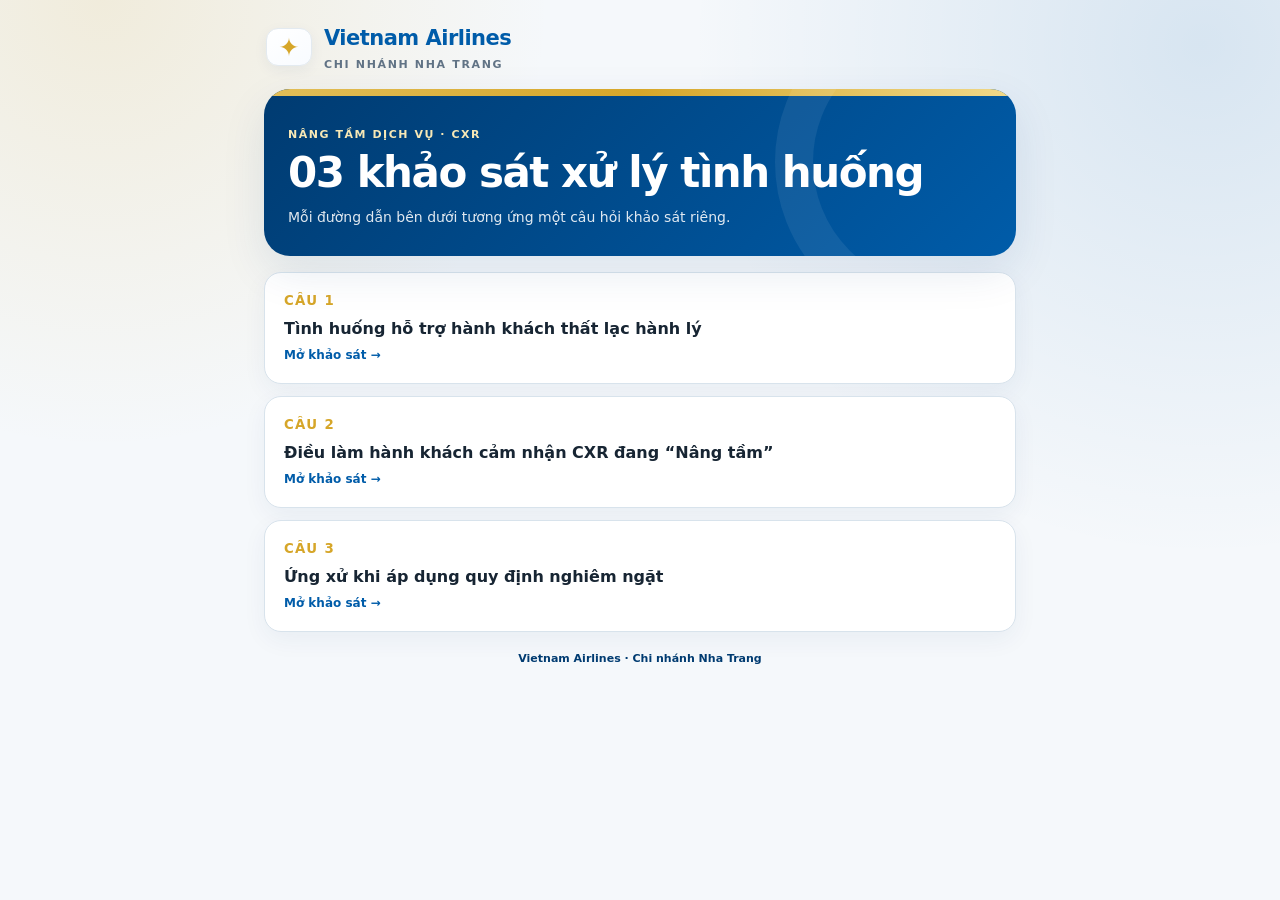
<file: index.html>
<!doctype html>
<html lang="vi">
<head>
<meta charset="utf-8">
<meta name="viewport" content="width=device-width,initial-scale=1">
<meta name="theme-color" content="#005CA9">
<title>Khảo sát xử lý tình huống | Vietnam Airlines - Chi nhánh Nha Trang</title>
<link rel="stylesheet" href="./assets/style.css">
</head>
<body>
<main class="wrap">
  <div class="brandbar">
    <div class="brand">
      <div class="mark">✦</div>
      <div>
        <div class="brand-name">Vietnam Airlines</div>
        <div class="brand-sub">Chi nhánh Nha Trang</div>
      </div>
    </div>
  </div>
  <section class="hero">
    <div class="goldline"></div>
    <div class="hero-inner">
      <div class="eyebrow">Nâng tầm dịch vụ · CXR</div>
      <h1>03 khảo sát xử lý tình huống</h1>
      <p class="lead">Mỗi đường dẫn bên dưới tương ứng một câu hỏi khảo sát riêng.</p>
    </div>
  </section>
  <div class="home-grid"><a class="home-card" href="./cau-1/"><small>Câu 1</small><b>Tình huống hỗ trợ hành khách thất lạc hành lý</b><em>Mở khảo sát →</em></a>
<a class="home-card" href="./cau-2/"><small>Câu 2</small><b>Điều làm hành khách cảm nhận CXR đang “Nâng tầm”</b><em>Mở khảo sát →</em></a>
<a class="home-card" href="./cau-3/"><small>Câu 3</small><b>Ứng xử khi áp dụng quy định nghiêm ngặt</b><em>Mở khảo sát →</em></a></div>
  <div class="footer"><strong>Vietnam Airlines · Chi nhánh Nha Trang</strong></div>
</main>
</body>
</html>
</file>
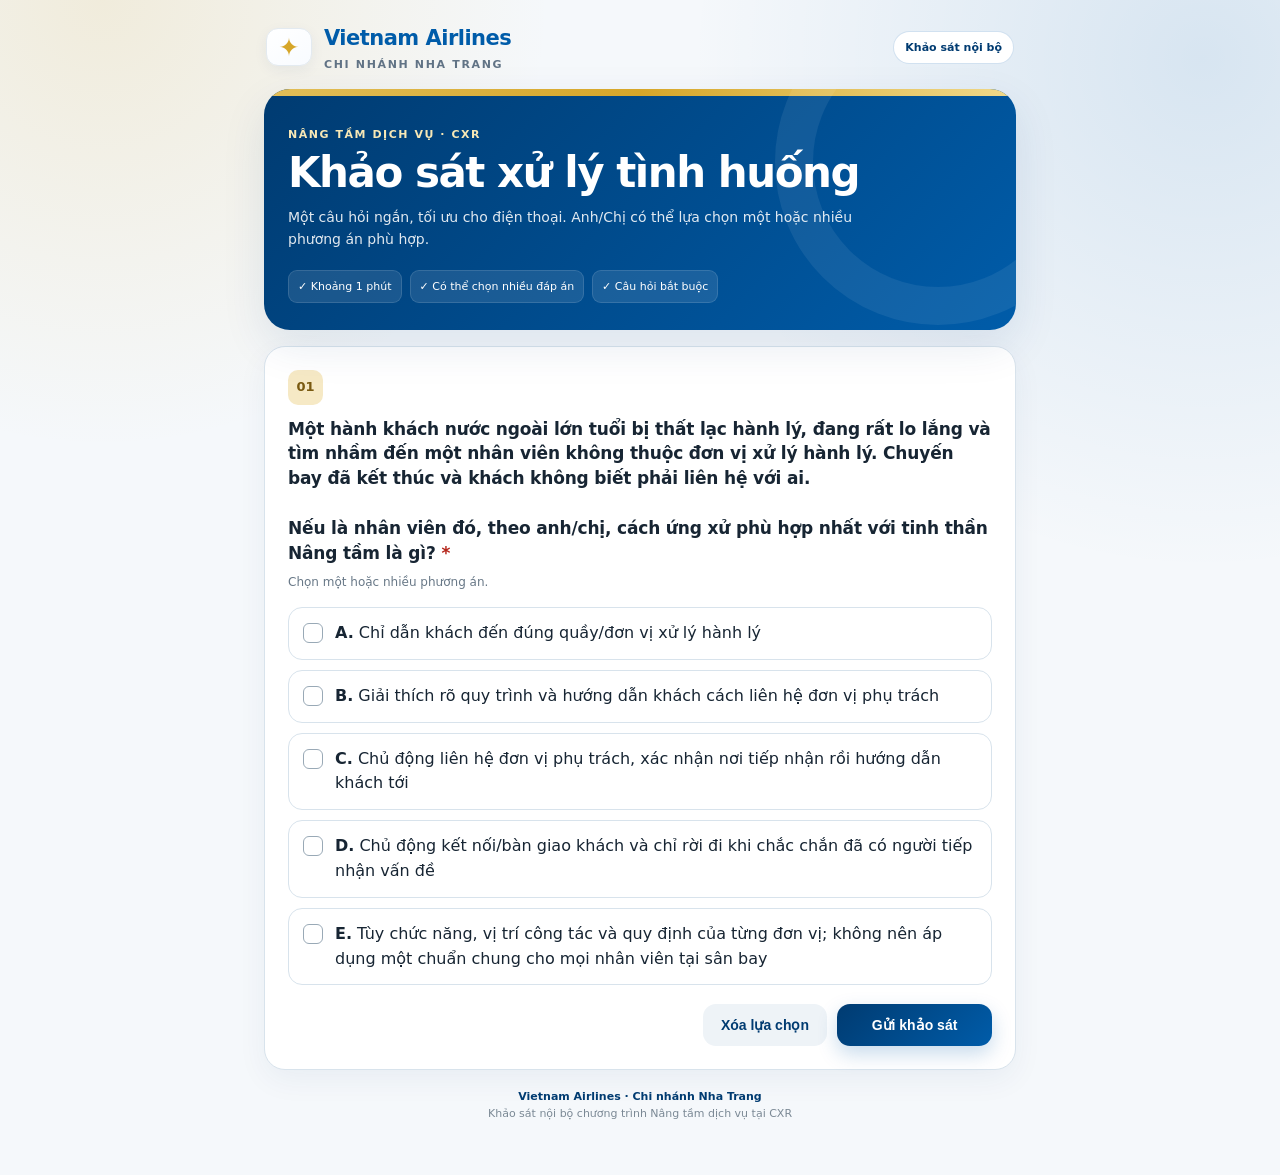
<file: cau-1/index.html>
<!doctype html>
<html lang="vi">
<head>
  <meta charset="utf-8">
  <meta name="viewport" content="width=device-width,initial-scale=1">
  <meta name="theme-color" content="#005CA9">
  <title>Tình huống hỗ trợ hành khách thất lạc hành lý | Vietnam Airlines - Chi nhánh Nha Trang</title>
  <link rel="stylesheet" href="../assets/style.css">
</head>
<body>
<main class="wrap">
  <div class="brandbar">
    <div class="brand">
      <div class="mark" aria-hidden="true">✦</div>
      <div>
        <div class="brand-name">Vietnam Airlines</div>
        <div class="brand-sub">Chi nhánh Nha Trang</div>
      </div>
    </div>
    <div class="badge">Khảo sát nội bộ</div>
  </div>

  <section class="hero">
    <div class="goldline"></div>
    <div class="hero-inner">
      <div class="eyebrow">Nâng tầm dịch vụ · CXR</div>
      <h1>Khảo sát xử lý tình huống</h1>
      <p class="lead">Một câu hỏi ngắn, tối ưu cho điện thoại. Anh/Chị có thể lựa chọn một hoặc nhiều phương án phù hợp.</p>
      <div class="meta">
        <span>✓ Khoảng 1 phút</span>
        <span>✓ Có thể chọn nhiều đáp án</span>
        <span>✓ Câu hỏi bắt buộc</span>
      </div>
    </div>
  </section>

  <section class="card">
    <div class="qno">01</div>
    <p class="question">Một hành khách nước ngoài lớn tuổi bị thất lạc hành lý, đang rất lo lắng và tìm nhầm đến một nhân viên không thuộc đơn vị xử lý hành lý. Chuyến bay đã kết thúc và khách không biết phải liên hệ với ai.

Nếu là nhân viên đó, theo anh/chị, cách ứng xử phù hợp nhất với tinh thần Nâng tầm là gì? <span class="required">*</span></p>
    <p class="hint">Chọn một hoặc nhiều phương án.</p>

    <form id="survey" novalidate>
      <div class="options">
        <label class="option"><input type="checkbox" name="answer" value="A" data-text="Chỉ dẫn khách đến đúng quầy/đơn vị xử lý hành lý"><span><strong>A.</strong> Chỉ dẫn khách đến đúng quầy/đơn vị xử lý hành lý</span></label>
<label class="option"><input type="checkbox" name="answer" value="B" data-text="Giải thích rõ quy trình và hướng dẫn khách cách liên hệ đơn vị phụ trách"><span><strong>B.</strong> Giải thích rõ quy trình và hướng dẫn khách cách liên hệ đơn vị phụ trách</span></label>
<label class="option"><input type="checkbox" name="answer" value="C" data-text="Chủ động liên hệ đơn vị phụ trách, xác nhận nơi tiếp nhận rồi hướng dẫn khách tới"><span><strong>C.</strong> Chủ động liên hệ đơn vị phụ trách, xác nhận nơi tiếp nhận rồi hướng dẫn khách tới</span></label>
<label class="option"><input type="checkbox" name="answer" value="D" data-text="Chủ động kết nối/bàn giao khách và chỉ rời đi khi chắc chắn đã có người tiếp nhận vấn đề"><span><strong>D.</strong> Chủ động kết nối/bàn giao khách và chỉ rời đi khi chắc chắn đã có người tiếp nhận vấn đề</span></label>
<label class="option"><input type="checkbox" name="answer" value="E" data-text="Tùy chức năng, vị trí công tác và quy định của từng đơn vị; không nên áp dụng một chuẩn chung cho mọi nhân viên tại sân bay"><span><strong>E.</strong> Tùy chức năng, vị trí công tác và quy định của từng đơn vị; không nên áp dụng một chuẩn chung cho mọi nhân viên tại sân bay</span></label>
      </div>

      <div class="error" id="validation">Vui lòng chọn ít nhất một phương án.</div>

      <div class="actions">
        <button class="clear" type="button" id="clearBtn">Xóa lựa chọn</button>
        <button class="submit" type="submit" id="submitBtn">Gửi khảo sát</button>
      </div>

      <div class="notice" id="notice" role="status" aria-live="polite"></div>
    </form>
  </section>

  <div class="footer">
    <strong>Vietnam Airlines · Chi nhánh Nha Trang</strong><br>
    Khảo sát nội bộ chương trình Nâng tầm dịch vụ tại CXR
  </div>
</main>

<script src="../assets/config.js"></script>
<script>
const SURVEY_ID = "cau-1";
const QUESTION_TEXT = "Một hành khách nước ngoài lớn tuổi bị thất lạc hành lý, đang rất lo lắng và tìm nhầm đến một nhân viên không thuộc đơn vị xử lý hành lý. Chuyến bay đã kết thúc và khách không biết phải liên hệ với ai.\n\nNếu là nhân viên đó, theo anh/chị, cách ứng xử phù hợp nhất với tinh thần Nâng tầm là gì?";

const form = document.getElementById("survey");
const submitBtn = document.getElementById("submitBtn");
const clearBtn = document.getElementById("clearBtn");
const validation = document.getElementById("validation");
const notice = document.getElementById("notice");

function getSelected() {
  return [...document.querySelectorAll('input[name="answer"]:checked')].map(el => ({
    code: el.value,
    text: el.dataset.text
  }));
}

function showNotice(type, text) {
  notice.className = "notice " + type;
  notice.textContent = text;
}

function clearNotice() {
  notice.className = "notice";
  notice.textContent = "";
}

document.querySelectorAll('input[name="answer"]').forEach(el => {
  el.addEventListener("change", () => {
    validation.style.display = "none";
    clearNotice();
  });
});

clearBtn.addEventListener("click", () => {
  form.reset();
  validation.style.display = "none";
  clearNotice();
});

form.addEventListener("submit", async (event) => {
  event.preventDefault();
  clearNotice();

  const selected = getSelected();

  if (!selected.length) {
    validation.style.display = "block";
    return;
  }

  if (!FORM_ENDPOINT || !FORM_ENDPOINT.startsWith("https://script.google.com/")) {
    showNotice("warning", "Chưa cấu hình đường dẫn Google Apps Script trong assets/config.js.");
    return;
  }

  const responseId =
    SURVEY_ID + "-" +
    Date.now().toString(36) + "-" +
    Math.random().toString(36).slice(2,8);

  const data = new URLSearchParams();
  data.append("responseId", responseId);
  data.append("surveyId", SURVEY_ID);
  data.append("question", QUESTION_TEXT);
  data.append("answerCodes", selected.map(x => x.code).join(", "));
  data.append("answerTexts", selected.map(x => x.code + ". " + x.text).join(" | "));
  data.append("clientTime", new Date().toLocaleString("vi-VN"));
  data.append("sourceUrl", window.location.href);

  submitBtn.disabled = true;
  clearBtn.disabled = true;
  submitBtn.textContent = "Đang gửi...";

  try {
    // no-cors phù hợp với Google Apps Script Web App.
    // Trình duyệt không đọc được response body, nhưng dữ liệu vẫn được gửi.
    await fetch(FORM_ENDPOINT, {
      method: "POST",
      mode: "no-cors",
      body: data
    });

    showNotice("success", "Cảm ơn Anh/Chị. Câu trả lời đã được ghi nhận.");
    form.reset();

    // Chống bấm gửi liên tục do vô tình.
    submitBtn.textContent = "Đã gửi";
    setTimeout(() => {
      submitBtn.disabled = false;
      clearBtn.disabled = false;
      submitBtn.textContent = "Gửi khảo sát";
    }, 1800);

  } catch (err) {
    showNotice("errorbox", "Chưa gửi được dữ liệu. Vui lòng kiểm tra kết nối mạng và thử lại.");
    submitBtn.disabled = false;
    clearBtn.disabled = false;
    submitBtn.textContent = "Gửi khảo sát";
  }
});
</script>
</body>
</html>
</file>
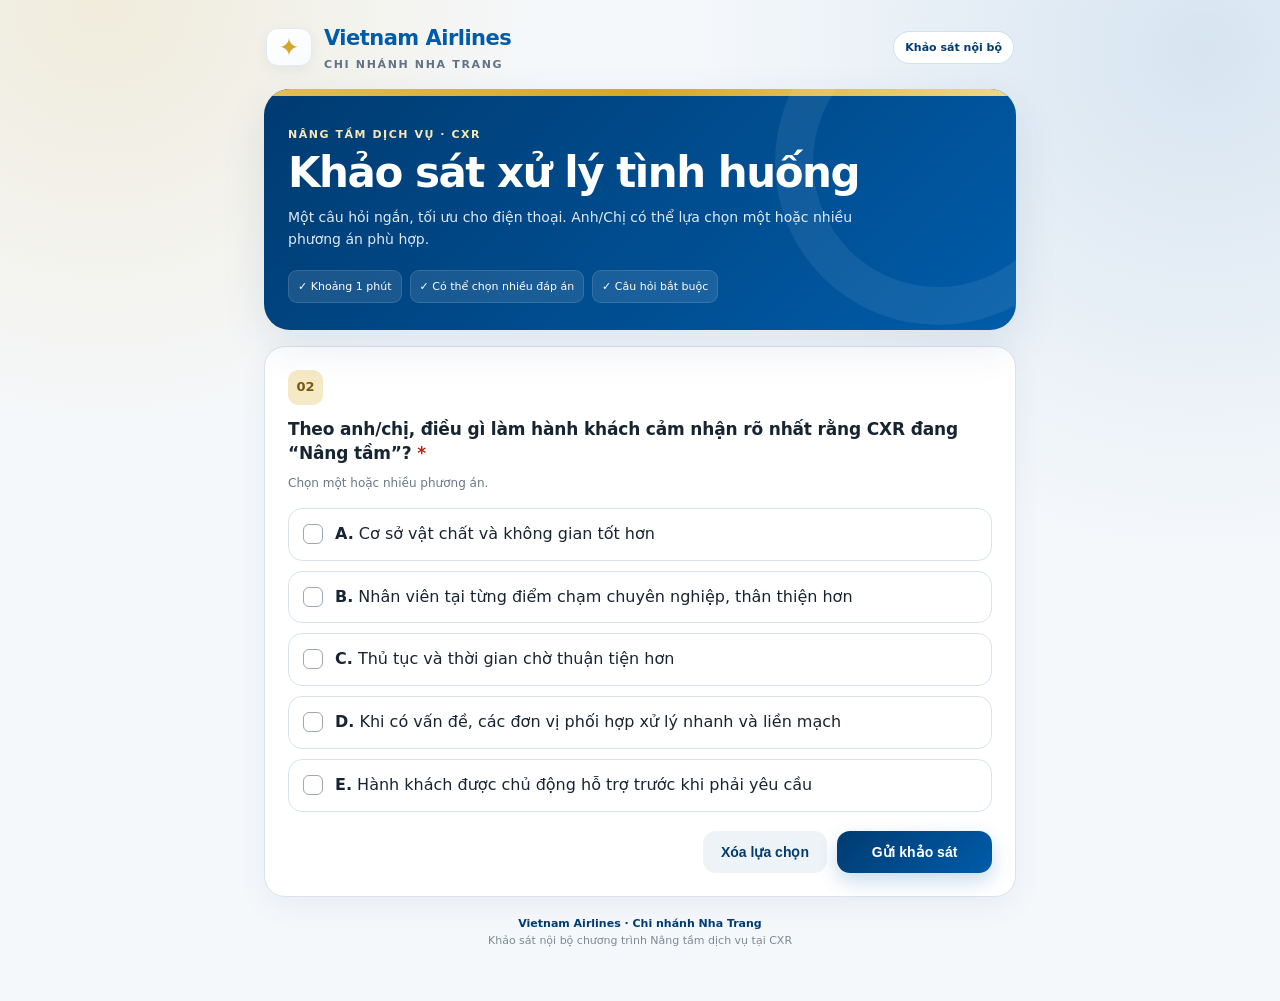
<file: cau-2/index.html>
<!doctype html>
<html lang="vi">
<head>
  <meta charset="utf-8">
  <meta name="viewport" content="width=device-width,initial-scale=1">
  <meta name="theme-color" content="#005CA9">
  <title>Điều làm hành khách cảm nhận CXR đang “Nâng tầm” | Vietnam Airlines - Chi nhánh Nha Trang</title>
  <link rel="stylesheet" href="../assets/style.css">
</head>
<body>
<main class="wrap">
  <div class="brandbar">
    <div class="brand">
      <div class="mark" aria-hidden="true">✦</div>
      <div>
        <div class="brand-name">Vietnam Airlines</div>
        <div class="brand-sub">Chi nhánh Nha Trang</div>
      </div>
    </div>
    <div class="badge">Khảo sát nội bộ</div>
  </div>

  <section class="hero">
    <div class="goldline"></div>
    <div class="hero-inner">
      <div class="eyebrow">Nâng tầm dịch vụ · CXR</div>
      <h1>Khảo sát xử lý tình huống</h1>
      <p class="lead">Một câu hỏi ngắn, tối ưu cho điện thoại. Anh/Chị có thể lựa chọn một hoặc nhiều phương án phù hợp.</p>
      <div class="meta">
        <span>✓ Khoảng 1 phút</span>
        <span>✓ Có thể chọn nhiều đáp án</span>
        <span>✓ Câu hỏi bắt buộc</span>
      </div>
    </div>
  </section>

  <section class="card">
    <div class="qno">02</div>
    <p class="question">Theo anh/chị, điều gì làm hành khách cảm nhận rõ nhất rằng CXR đang “Nâng tầm”? <span class="required">*</span></p>
    <p class="hint">Chọn một hoặc nhiều phương án.</p>

    <form id="survey" novalidate>
      <div class="options">
        <label class="option"><input type="checkbox" name="answer" value="A" data-text="Cơ sở vật chất và không gian tốt hơn"><span><strong>A.</strong> Cơ sở vật chất và không gian tốt hơn</span></label>
<label class="option"><input type="checkbox" name="answer" value="B" data-text="Nhân viên tại từng điểm chạm chuyên nghiệp, thân thiện hơn"><span><strong>B.</strong> Nhân viên tại từng điểm chạm chuyên nghiệp, thân thiện hơn</span></label>
<label class="option"><input type="checkbox" name="answer" value="C" data-text="Thủ tục và thời gian chờ thuận tiện hơn"><span><strong>C.</strong> Thủ tục và thời gian chờ thuận tiện hơn</span></label>
<label class="option"><input type="checkbox" name="answer" value="D" data-text="Khi có vấn đề, các đơn vị phối hợp xử lý nhanh và liền mạch"><span><strong>D.</strong> Khi có vấn đề, các đơn vị phối hợp xử lý nhanh và liền mạch</span></label>
<label class="option"><input type="checkbox" name="answer" value="E" data-text="Hành khách được chủ động hỗ trợ trước khi phải yêu cầu"><span><strong>E.</strong> Hành khách được chủ động hỗ trợ trước khi phải yêu cầu</span></label>
      </div>

      <div class="error" id="validation">Vui lòng chọn ít nhất một phương án.</div>

      <div class="actions">
        <button class="clear" type="button" id="clearBtn">Xóa lựa chọn</button>
        <button class="submit" type="submit" id="submitBtn">Gửi khảo sát</button>
      </div>

      <div class="notice" id="notice" role="status" aria-live="polite"></div>
    </form>
  </section>

  <div class="footer">
    <strong>Vietnam Airlines · Chi nhánh Nha Trang</strong><br>
    Khảo sát nội bộ chương trình Nâng tầm dịch vụ tại CXR
  </div>
</main>

<script src="../assets/config.js"></script>
<script>
const SURVEY_ID = "cau-2";
const QUESTION_TEXT = "Theo anh/chị, điều gì làm hành khách cảm nhận rõ nhất rằng CXR đang “Nâng tầm”?";

const form = document.getElementById("survey");
const submitBtn = document.getElementById("submitBtn");
const clearBtn = document.getElementById("clearBtn");
const validation = document.getElementById("validation");
const notice = document.getElementById("notice");

function getSelected() {
  return [...document.querySelectorAll('input[name="answer"]:checked')].map(el => ({
    code: el.value,
    text: el.dataset.text
  }));
}

function showNotice(type, text) {
  notice.className = "notice " + type;
  notice.textContent = text;
}

function clearNotice() {
  notice.className = "notice";
  notice.textContent = "";
}

document.querySelectorAll('input[name="answer"]').forEach(el => {
  el.addEventListener("change", () => {
    validation.style.display = "none";
    clearNotice();
  });
});

clearBtn.addEventListener("click", () => {
  form.reset();
  validation.style.display = "none";
  clearNotice();
});

form.addEventListener("submit", async (event) => {
  event.preventDefault();
  clearNotice();

  const selected = getSelected();

  if (!selected.length) {
    validation.style.display = "block";
    return;
  }

  if (!FORM_ENDPOINT || !FORM_ENDPOINT.startsWith("https://script.google.com/")) {
    showNotice("warning", "Chưa cấu hình đường dẫn Google Apps Script trong assets/config.js.");
    return;
  }

  const responseId =
    SURVEY_ID + "-" +
    Date.now().toString(36) + "-" +
    Math.random().toString(36).slice(2,8);

  const data = new URLSearchParams();
  data.append("responseId", responseId);
  data.append("surveyId", SURVEY_ID);
  data.append("question", QUESTION_TEXT);
  data.append("answerCodes", selected.map(x => x.code).join(", "));
  data.append("answerTexts", selected.map(x => x.code + ". " + x.text).join(" | "));
  data.append("clientTime", new Date().toLocaleString("vi-VN"));
  data.append("sourceUrl", window.location.href);

  submitBtn.disabled = true;
  clearBtn.disabled = true;
  submitBtn.textContent = "Đang gửi...";

  try {
    // no-cors phù hợp với Google Apps Script Web App.
    // Trình duyệt không đọc được response body, nhưng dữ liệu vẫn được gửi.
    await fetch(FORM_ENDPOINT, {
      method: "POST",
      mode: "no-cors",
      body: data
    });

    showNotice("success", "Cảm ơn Anh/Chị. Câu trả lời đã được ghi nhận.");
    form.reset();

    // Chống bấm gửi liên tục do vô tình.
    submitBtn.textContent = "Đã gửi";
    setTimeout(() => {
      submitBtn.disabled = false;
      clearBtn.disabled = false;
      submitBtn.textContent = "Gửi khảo sát";
    }, 1800);

  } catch (err) {
    showNotice("errorbox", "Chưa gửi được dữ liệu. Vui lòng kiểm tra kết nối mạng và thử lại.");
    submitBtn.disabled = false;
    clearBtn.disabled = false;
    submitBtn.textContent = "Gửi khảo sát";
  }
});
</script>
</body>
</html>
</file>
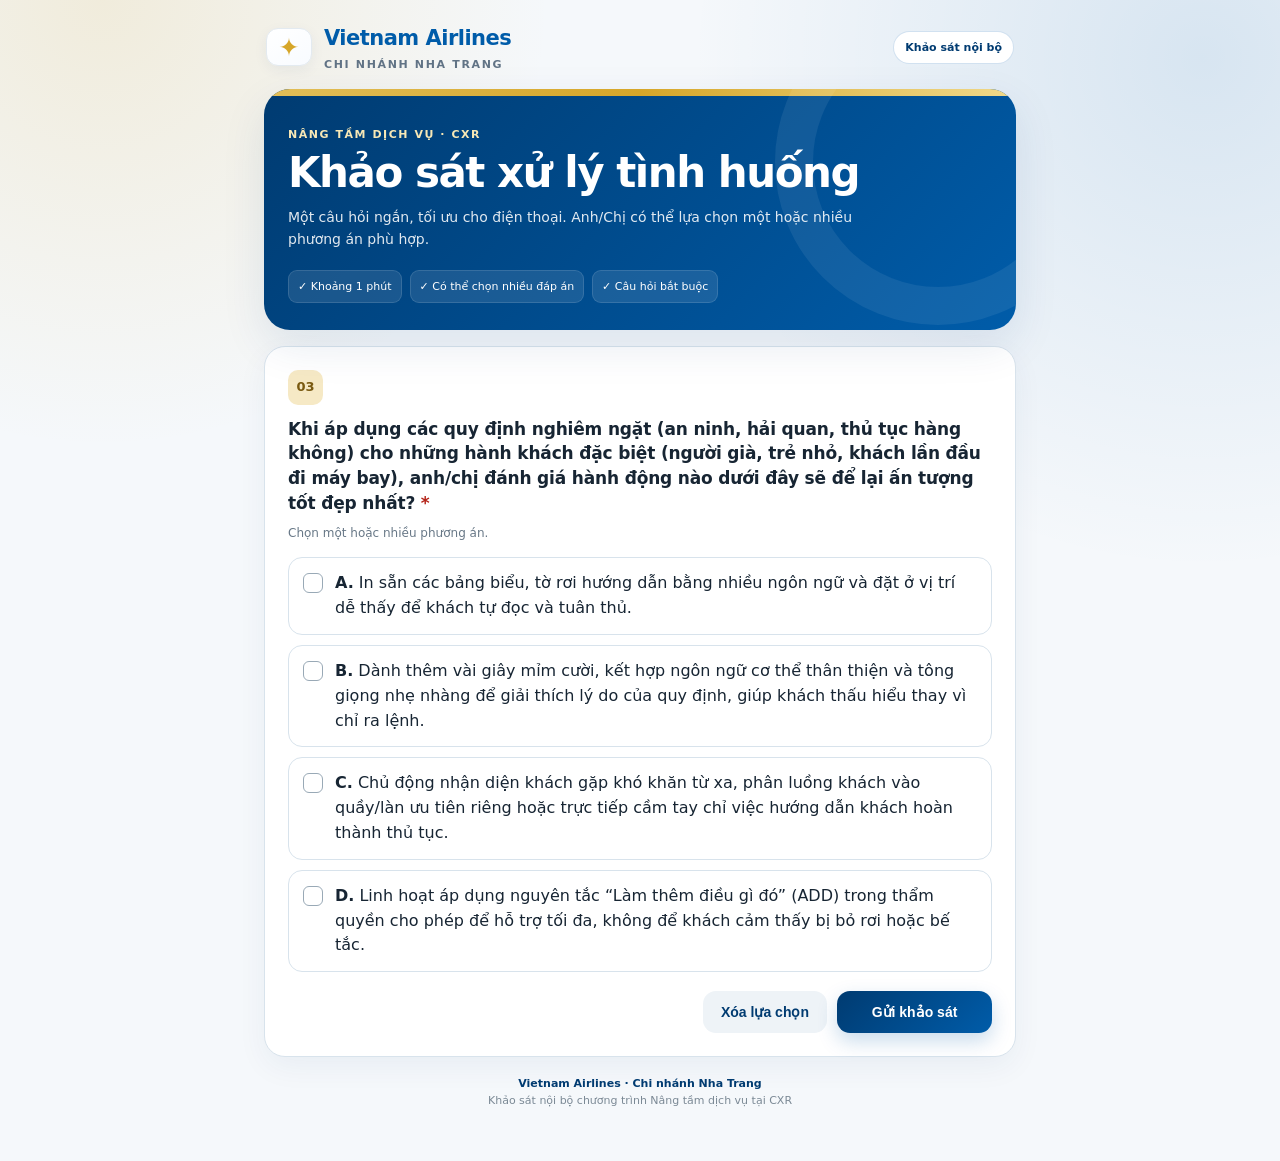
<file: cau-3/index.html>
<!doctype html>
<html lang="vi">
<head>
  <meta charset="utf-8">
  <meta name="viewport" content="width=device-width,initial-scale=1">
  <meta name="theme-color" content="#005CA9">
  <title>Ứng xử khi áp dụng quy định nghiêm ngặt | Vietnam Airlines - Chi nhánh Nha Trang</title>
  <link rel="stylesheet" href="../assets/style.css">
</head>
<body>
<main class="wrap">
  <div class="brandbar">
    <div class="brand">
      <div class="mark" aria-hidden="true">✦</div>
      <div>
        <div class="brand-name">Vietnam Airlines</div>
        <div class="brand-sub">Chi nhánh Nha Trang</div>
      </div>
    </div>
    <div class="badge">Khảo sát nội bộ</div>
  </div>

  <section class="hero">
    <div class="goldline"></div>
    <div class="hero-inner">
      <div class="eyebrow">Nâng tầm dịch vụ · CXR</div>
      <h1>Khảo sát xử lý tình huống</h1>
      <p class="lead">Một câu hỏi ngắn, tối ưu cho điện thoại. Anh/Chị có thể lựa chọn một hoặc nhiều phương án phù hợp.</p>
      <div class="meta">
        <span>✓ Khoảng 1 phút</span>
        <span>✓ Có thể chọn nhiều đáp án</span>
        <span>✓ Câu hỏi bắt buộc</span>
      </div>
    </div>
  </section>

  <section class="card">
    <div class="qno">03</div>
    <p class="question">Khi áp dụng các quy định nghiêm ngặt (an ninh, hải quan, thủ tục hàng không) cho những hành khách đặc biệt (người già, trẻ nhỏ, khách lần đầu đi máy bay), anh/chị đánh giá hành động nào dưới đây sẽ để lại ấn tượng tốt đẹp nhất? <span class="required">*</span></p>
    <p class="hint">Chọn một hoặc nhiều phương án.</p>

    <form id="survey" novalidate>
      <div class="options">
        <label class="option"><input type="checkbox" name="answer" value="A" data-text="In sẵn các bảng biểu, tờ rơi hướng dẫn bằng nhiều ngôn ngữ và đặt ở vị trí dễ thấy để khách tự đọc và tuân thủ."><span><strong>A.</strong> In sẵn các bảng biểu, tờ rơi hướng dẫn bằng nhiều ngôn ngữ và đặt ở vị trí dễ thấy để khách tự đọc và tuân thủ.</span></label>
<label class="option"><input type="checkbox" name="answer" value="B" data-text="Dành thêm vài giây mỉm cười, kết hợp ngôn ngữ cơ thể thân thiện và tông giọng nhẹ nhàng để giải thích lý do của quy định, giúp khách thấu hiểu thay vì chỉ ra lệnh."><span><strong>B.</strong> Dành thêm vài giây mỉm cười, kết hợp ngôn ngữ cơ thể thân thiện và tông giọng nhẹ nhàng để giải thích lý do của quy định, giúp khách thấu hiểu thay vì chỉ ra lệnh.</span></label>
<label class="option"><input type="checkbox" name="answer" value="C" data-text="Chủ động nhận diện khách gặp khó khăn từ xa, phân luồng khách vào quầy/làn ưu tiên riêng hoặc trực tiếp cầm tay chỉ việc hướng dẫn khách hoàn thành thủ tục."><span><strong>C.</strong> Chủ động nhận diện khách gặp khó khăn từ xa, phân luồng khách vào quầy/làn ưu tiên riêng hoặc trực tiếp cầm tay chỉ việc hướng dẫn khách hoàn thành thủ tục.</span></label>
<label class="option"><input type="checkbox" name="answer" value="D" data-text="Linh hoạt áp dụng nguyên tắc “Làm thêm điều gì đó” (ADD) trong thẩm quyền cho phép để hỗ trợ tối đa, không để khách cảm thấy bị bỏ rơi hoặc bế tắc."><span><strong>D.</strong> Linh hoạt áp dụng nguyên tắc “Làm thêm điều gì đó” (ADD) trong thẩm quyền cho phép để hỗ trợ tối đa, không để khách cảm thấy bị bỏ rơi hoặc bế tắc.</span></label>
      </div>

      <div class="error" id="validation">Vui lòng chọn ít nhất một phương án.</div>

      <div class="actions">
        <button class="clear" type="button" id="clearBtn">Xóa lựa chọn</button>
        <button class="submit" type="submit" id="submitBtn">Gửi khảo sát</button>
      </div>

      <div class="notice" id="notice" role="status" aria-live="polite"></div>
    </form>
  </section>

  <div class="footer">
    <strong>Vietnam Airlines · Chi nhánh Nha Trang</strong><br>
    Khảo sát nội bộ chương trình Nâng tầm dịch vụ tại CXR
  </div>
</main>

<script src="../assets/config.js"></script>
<script>
const SURVEY_ID = "cau-3";
const QUESTION_TEXT = "Khi áp dụng các quy định nghiêm ngặt (an ninh, hải quan, thủ tục hàng không) cho những hành khách đặc biệt (người già, trẻ nhỏ, khách lần đầu đi máy bay), anh/chị đánh giá hành động nào dưới đây sẽ để lại ấn tượng tốt đẹp nhất?";

const form = document.getElementById("survey");
const submitBtn = document.getElementById("submitBtn");
const clearBtn = document.getElementById("clearBtn");
const validation = document.getElementById("validation");
const notice = document.getElementById("notice");

function getSelected() {
  return [...document.querySelectorAll('input[name="answer"]:checked')].map(el => ({
    code: el.value,
    text: el.dataset.text
  }));
}

function showNotice(type, text) {
  notice.className = "notice " + type;
  notice.textContent = text;
}

function clearNotice() {
  notice.className = "notice";
  notice.textContent = "";
}

document.querySelectorAll('input[name="answer"]').forEach(el => {
  el.addEventListener("change", () => {
    validation.style.display = "none";
    clearNotice();
  });
});

clearBtn.addEventListener("click", () => {
  form.reset();
  validation.style.display = "none";
  clearNotice();
});

form.addEventListener("submit", async (event) => {
  event.preventDefault();
  clearNotice();

  const selected = getSelected();

  if (!selected.length) {
    validation.style.display = "block";
    return;
  }

  if (!FORM_ENDPOINT || !FORM_ENDPOINT.startsWith("https://script.google.com/")) {
    showNotice("warning", "Chưa cấu hình đường dẫn Google Apps Script trong assets/config.js.");
    return;
  }

  const responseId =
    SURVEY_ID + "-" +
    Date.now().toString(36) + "-" +
    Math.random().toString(36).slice(2,8);

  const data = new URLSearchParams();
  data.append("responseId", responseId);
  data.append("surveyId", SURVEY_ID);
  data.append("question", QUESTION_TEXT);
  data.append("answerCodes", selected.map(x => x.code).join(", "));
  data.append("answerTexts", selected.map(x => x.code + ". " + x.text).join(" | "));
  data.append("clientTime", new Date().toLocaleString("vi-VN"));
  data.append("sourceUrl", window.location.href);

  submitBtn.disabled = true;
  clearBtn.disabled = true;
  submitBtn.textContent = "Đang gửi...";

  try {
    // no-cors phù hợp với Google Apps Script Web App.
    // Trình duyệt không đọc được response body, nhưng dữ liệu vẫn được gửi.
    await fetch(FORM_ENDPOINT, {
      method: "POST",
      mode: "no-cors",
      body: data
    });

    showNotice("success", "Cảm ơn Anh/Chị. Câu trả lời đã được ghi nhận.");
    form.reset();

    // Chống bấm gửi liên tục do vô tình.
    submitBtn.textContent = "Đã gửi";
    setTimeout(() => {
      submitBtn.disabled = false;
      clearBtn.disabled = false;
      submitBtn.textContent = "Gửi khảo sát";
    }, 1800);

  } catch (err) {
    showNotice("errorbox", "Chưa gửi được dữ liệu. Vui lòng kiểm tra kết nối mạng và thử lại.");
    submitBtn.disabled = false;
    clearBtn.disabled = false;
    submitBtn.textContent = "Gửi khảo sát";
  }
});
</script>
</body>
</html>
</file>
<file: assets/style.css>
:root{
  --vna-blue:#005CA9;
  --vna-blue-dark:#003B71;
  --vna-blue-deep:#002B55;
  --vna-blue-light:#EAF5FF;
  --vna-gold:#D6A629;
  --vna-gold-light:#F4E6B6;
  --ink:#172533;
  --muted:#687887;
  --bg:#F5F8FB;
  --card:#FFFFFF;
  --line:#D8E3EC;
  --danger:#B42318;
  --success:#0F6B52;
  --shadow:0 16px 44px rgba(0,59,113,.10);
}
*{box-sizing:border-box}
html{scroll-behavior:smooth}
body{
  margin:0;
  min-height:100vh;
  color:var(--ink);
  background:
    radial-gradient(circle at 8% 0%, rgba(214,166,41,.15), transparent 28rem),
    radial-gradient(circle at 94% 5%, rgba(0,92,169,.12), transparent 32rem),
    var(--bg);
  font-family:Inter,ui-sans-serif,system-ui,-apple-system,BlinkMacSystemFont,"Segoe UI",Roboto,Arial,sans-serif;
  line-height:1.55;
}
.wrap{max-width:780px;margin:auto;padding:18px 14px 52px}
.brandbar{
  display:flex;align-items:center;justify-content:space-between;gap:14px;
  margin:4px 2px 16px;
}
.brand{
  display:flex;align-items:center;gap:12px;
}
.mark{
  width:46px;height:38px;border-radius:12px;
  display:grid;place-items:center;
  color:var(--vna-gold);
  background:linear-gradient(145deg,#fff,#F8FBFF);
  border:1px solid #E3EAF0;
  font-size:25px;
  box-shadow:0 4px 14px rgba(0,59,113,.06);
}
.brand-name{
  color:var(--vna-blue);
  font-size:21px;
  font-weight:900;
  letter-spacing:-.025em;
}
.brand-sub{
  margin-top:1px;
  font-size:11px;
  color:#617385;
  text-transform:uppercase;
  letter-spacing:.15em;
  font-weight:800;
}
.badge{
  padding:7px 11px;
  border-radius:999px;
  color:var(--vna-blue-dark);
  background:#fff;
  border:1px solid rgba(0,92,169,.18);
  font-size:11px;
  font-weight:850;
}
.hero{
  overflow:hidden;
  position:relative;
  border-radius:26px;
  color:#fff;
  background:linear-gradient(135deg,var(--vna-blue-dark),var(--vna-blue));
  box-shadow:var(--shadow);
}
.hero::after{
  content:"";
  position:absolute;
  width:250px;height:250px;
  right:-85px;top:-90px;
  border-radius:50%;
  border:38px solid rgba(255,255,255,.07);
}
.goldline{
  height:7px;
  background:linear-gradient(90deg,#E2BE58,var(--vna-gold),#F0D98B);
}
.hero-inner{position:relative;z-index:1;padding:30px 24px 27px}
.eyebrow{
  display:flex;align-items:center;gap:8px;
  margin-bottom:8px;
  color:#F7E8B6;
  font-size:11px;
  font-weight:900;
  text-transform:uppercase;
  letter-spacing:.14em;
}
h1{
  margin:0;
  font-size:clamp(28px,6vw,42px);
  line-height:1.06;
  letter-spacing:-.035em;
}
.lead{
  max-width:620px;
  margin:12px 0 0;
  color:rgba(255,255,255,.88);
  font-size:14px;
}
.meta{
  margin-top:19px;
  display:flex;flex-wrap:wrap;gap:8px;
}
.meta span{
  padding:7px 9px;
  border-radius:9px;
  background:rgba(255,255,255,.10);
  border:1px solid rgba(255,255,255,.12);
  font-size:11px;
}
.card{
  margin-top:16px;
  padding:23px;
  border-radius:21px;
  background:var(--card);
  border:1px solid var(--line);
  box-shadow:0 10px 30px rgba(0,59,113,.055);
}
.qno{
  display:grid;place-items:center;
  width:35px;height:35px;
  margin-bottom:12px;
  border-radius:10px;
  color:#7A5A11;
  background:#F6E9C5;
  font-size:13px;
  font-weight:900;
}
.question{
  margin:0 0 8px;
  white-space:pre-line;
  font-size:17px;
  font-weight:800;
  line-height:1.46;
  letter-spacing:-.01em;
}
.required{color:var(--danger)}
.hint{
  margin:0 0 15px;
  color:var(--muted);
  font-size:12px;
}
.options{display:grid;gap:10px}
.option{
  display:flex;
  gap:12px;
  align-items:flex-start;
  padding:13px 14px;
  border-radius:14px;
  border:1px solid var(--line);
  background:#fff;
  cursor:pointer;
  transition:.17s ease;
}
.option:hover{
  transform:translateY(-1px);
  border-color:#A8C6DF;
  background:#FAFCFE;
}
.option:has(input:checked){
  border-color:var(--vna-blue);
  background:var(--vna-blue-light);
  box-shadow:0 0 0 2px rgba(0,92,169,.07);
}
input[type="checkbox"]{
  appearance:none;
  -webkit-appearance:none;
  width:20px;min-width:20px;height:20px;
  margin:2px 0 0;
  border:1.7px solid #99A9B6;
  border-radius:6px;
  background:#fff;
  display:grid;
  place-content:center;
}
input[type="checkbox"]::before{
  content:"";
  width:10px;height:6px;
  border-left:2px solid #fff;
  border-bottom:2px solid #fff;
  transform:rotate(-45deg) scale(0);
  margin-top:-2px;
  transition:.11s ease;
}
input[type="checkbox"]:checked{
  background:var(--vna-blue);
  border-color:var(--vna-blue);
}
input[type="checkbox"]:checked::before{
  transform:rotate(-45deg) scale(1);
}
.error{
  display:none;
  margin-top:10px;
  color:var(--danger);
  font-size:12px;
  font-weight:750;
}
.actions{
  display:flex;
  justify-content:flex-end;
  align-items:center;
  gap:10px;
  margin-top:19px;
  flex-wrap:wrap;
}
button{
  border:0;
  border-radius:13px;
  padding:13px 18px;
  font-size:14px;
  font-weight:850;
  cursor:pointer;
  transition:.15s ease;
}
button:disabled{cursor:not-allowed;opacity:.65}
.clear{
  color:var(--vna-blue-dark);
  background:#EEF3F7;
}
.clear:hover{background:#E4ECF2}
.submit{
  min-width:155px;
  color:#fff;
  background:linear-gradient(135deg,var(--vna-blue-dark),var(--vna-blue));
  box-shadow:0 8px 20px rgba(0,92,169,.22);
}
.submit:hover{filter:brightness(1.04)}
.notice{
  display:none;
  margin-top:15px;
  padding:14px 15px;
  border-radius:13px;
  font-size:13px;
  font-weight:750;
}
.notice.success{
  display:block;
  color:#175C4B;
  background:#EFFAF6;
  border:1px solid #B9E0D2;
}
.notice.warning{
  display:block;
  color:#805B08;
  background:#FFF9E8;
  border:1px solid #E8D28F;
}
.notice.errorbox{
  display:block;
  color:#8F251D;
  background:#FFF2F0;
  border:1px solid #EDC0BB;
}
.footer{
  margin-top:18px;
  text-align:center;
  color:#7B8995;
  font-size:11px;
}
.footer strong{color:var(--vna-blue-dark)}
.home-grid{display:grid;gap:12px;margin-top:16px}
.home-card{
  display:grid;gap:5px;
  padding:18px 19px;
  color:inherit;
  text-decoration:none;
  border-radius:17px;
  background:#fff;
  border:1px solid var(--line);
  box-shadow:0 8px 24px rgba(0,59,113,.055);
}
.home-card:hover{border-color:#A9C8E2}
.home-card small{color:var(--vna-gold);font-weight:900;letter-spacing:.1em;text-transform:uppercase}
.home-card b{font-size:16px}
.home-card em{color:var(--vna-blue);font-style:normal;font-size:12px;font-weight:850}
@media(max-width:560px){
  .wrap{padding:10px 10px 38px}
  .hero-inner{padding:25px 18px 23px}
  .card{padding:18px 15px}
  .question{font-size:16px}
  .badge{display:none}
  .actions{display:block}
  .actions button{width:100%}
  .clear{margin-bottom:8px}
}
</file>
